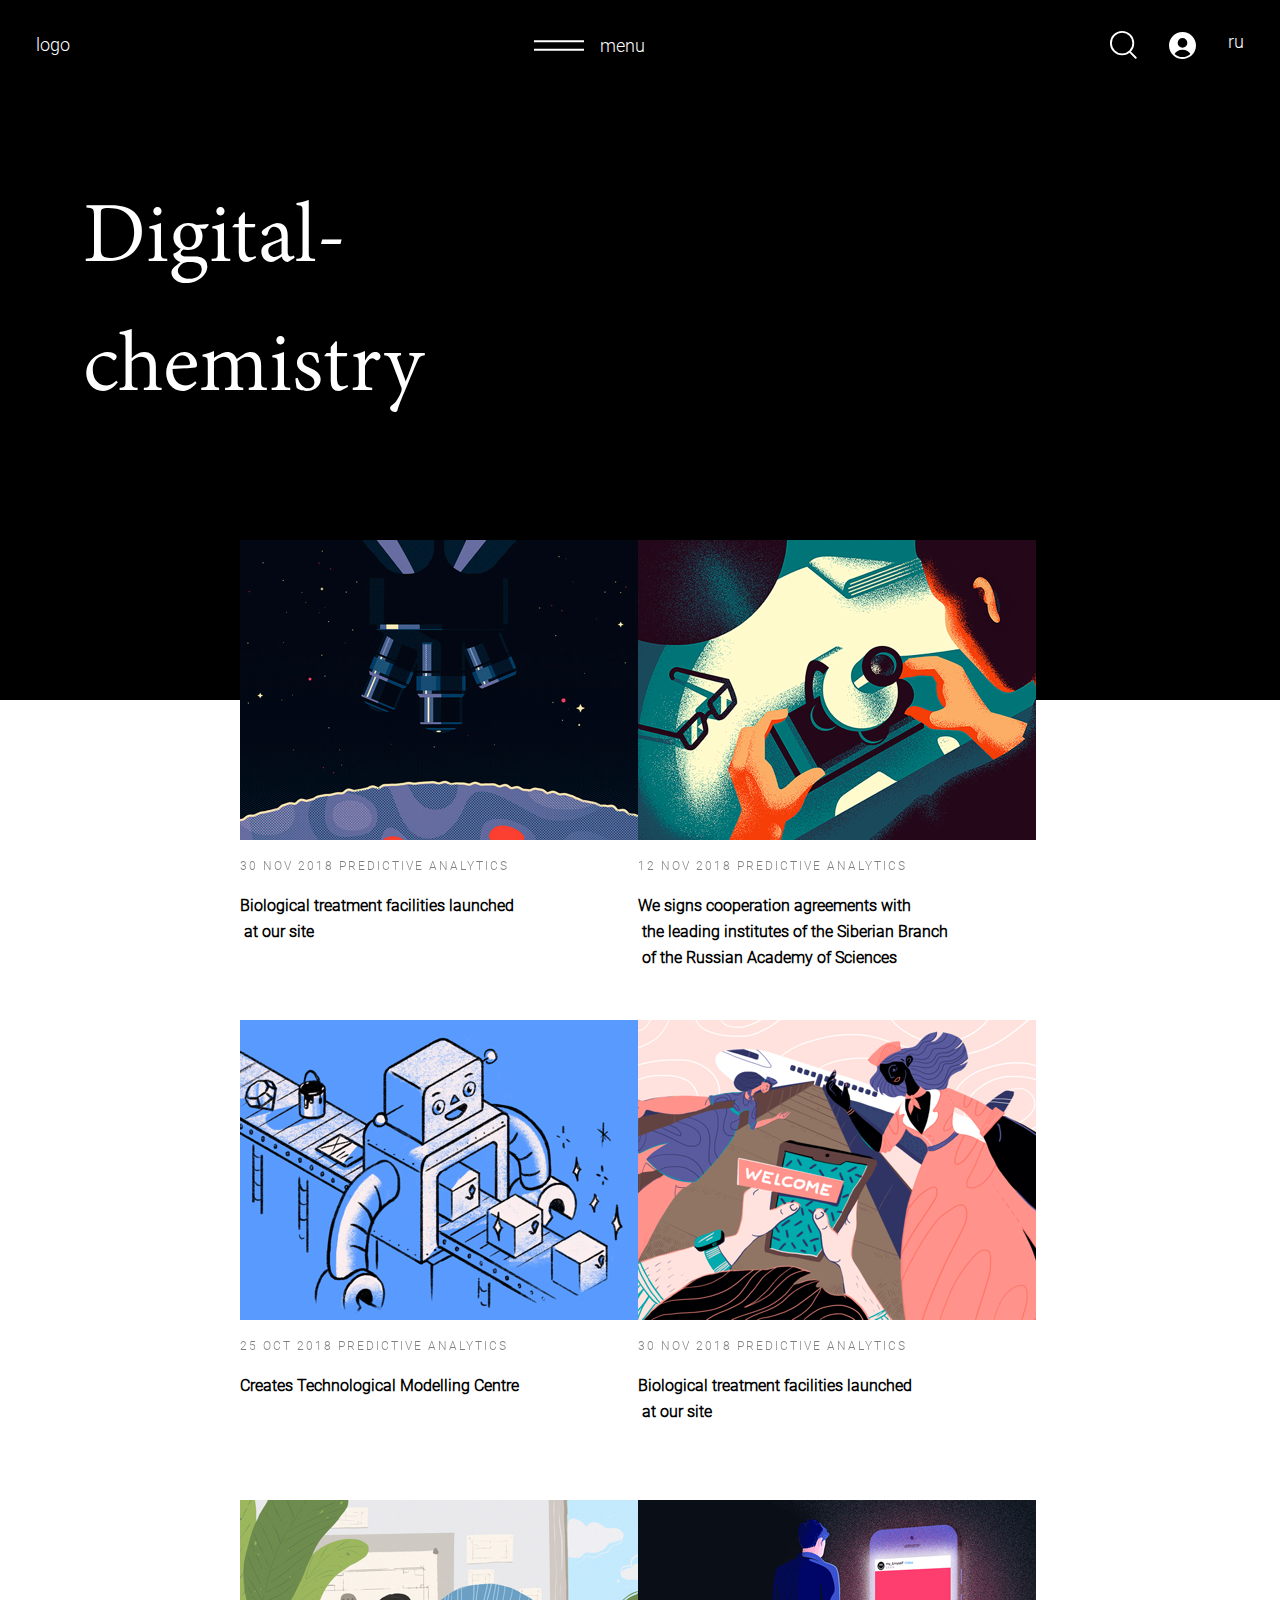
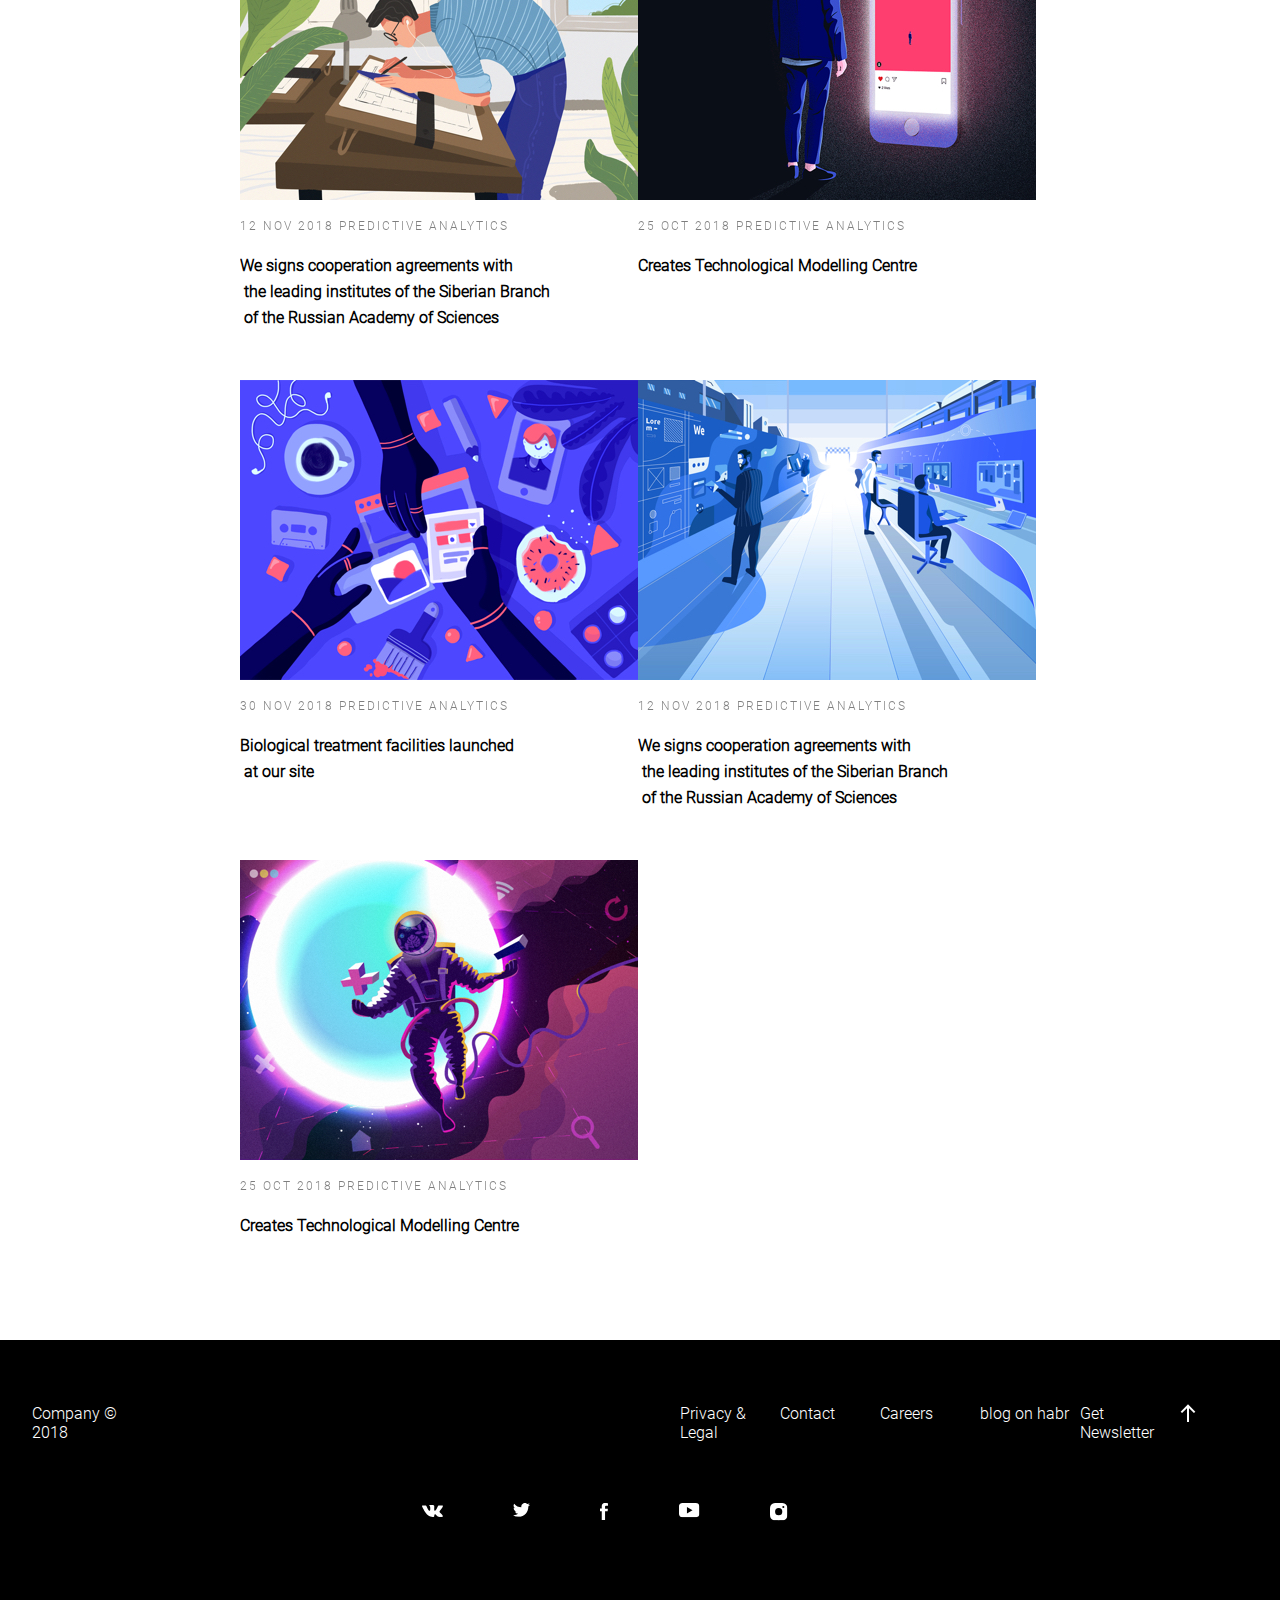
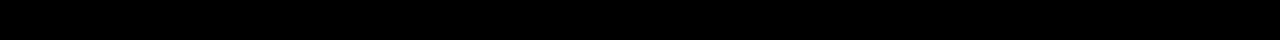
<file: index.html>
<!DOCTYPE html>
<html lang="en">
<head>
  <meta charset="UTF-8">
  <meta name="viewport" content="width=device-width, initial-scale=1.0">
  <meta http-equiv="X-UA-Compatible" content="ie=edge">
  <title>Document</title>
  <link rel="stylesheet" type="text/css" href="maincss.css" >
  <link href="https://fonts.googleapis.com/css?family=Open+Sans" rel="stylesheet">
  <link rel="stylesheet" href="media-queries.css">
</head>
<body>
  <header class="header">

      <div class="headermenu">
        <a class="mainlogo" href="#">
          logo
        </a>

          <div class="mainmenu ">
            <div class="mainmenuflex">
               <a href="#" >
                 <img src="img/menu.svg"  class="menuimg">
               </a>
               <a class="menutext" href="#">
                menu
              </a>
            </div>
          </div>

          <div class="menuicons">
            <div class="menuiconsflex">
            <a href="#"><img src="img/search.svg" class="search"></a>
            <a href="#"><img src="img/account.svg" class="account"></a>
            <a class="textru" href="#">
              ru
            </a>
          </div>
          </div>
        </div><!-- headermenu-->

        <div class="headerletters">
          <h1 class="Digital-chemistry">
            Digital-chemistry
          </h1>

          <div class="We-are-one-of-the-in">
            <div class="we-are-flex">
            <div class="Rectangle-4-Copy">
            </div>
            <p class="text-we-are">We are one of the industrial pioneers in <br>the field of
             digitalization. Innovative<br> knowledge, efficient interaction
              with<br> clients, best specialists and unique<br> experience.</p>
            </div>
              <div class="mission">
                mission
              </div>
          </div>
         </div>

  </header><!-- header -->

  <div class="maincontent">
    <div class="wrapper">
      <div class="cell cell-1 ">
        <a href="#">
          <img src="img/bitmap.jpg" alt="Картинки нет,но вы держитесь">
        </a>
        <div class="data-image ">
          30 NOV 2018 PREDICTIVE ANALYTICS </div>
        <div class="short-des">
          Biological treatment facilities launched<br> at our site
        </div>
      </div>

      <div class="cell cell-2 ">
        <a href="#">
          <img src="img/bitmap(1).jpg" alt="Картинки нет,но вы держитесь">
        </a>
          <div class="data-image">12 NOV 2018 PREDICTIVE ANALYTICS</div>
        <div class="short-des">
          We signs cooperation agreements with <br> the leading
          institutes of the Siberian Branch<br>
 of the Russian Academy of Sciences
        </div>
      </div>

      <div class="cell cell-3  ">
        <a href="#">
           <img src="img/bitmap(2).jpg" alt="Картинки нет,но вы держитесь">
        </a>
          <div class="data-image">25 OCT 2018 PREDICTIVE ANALYTICS</div>
           <div class="short-des">
             Creates Technological Modelling Centre
           </div>
        </div>

        <div class="cell">
          <a href="#">
             <img src="img/mask(5).jpg" alt="Картинки нет,но вы держитесь">
          </a>
          <div class="data-image ">
            30 NOV 2018 PREDICTIVE ANALYTICS </div>

          <div class="short-des">
            Biological treatment facilities launched<br> at our site
          </div>
        </div>

        <div class="cell">
          <a href="#">
             <img src="img/mask.jpg" alt="Картинки нет,но вы держитесь">
          </a>
            <div class="data-image">12 NOV 2018 PREDICTIVE ANALYTICS</div>
          <div class="short-des">
            We signs cooperation agreements with <br> the leading
            institutes of the Siberian Branch<br>
 of the Russian Academy of Sciences
          </div>
        </div>

        <div class="cell">
          <a href="#">
             <img src="img/mask(1).jpg" alt="Картинки нет,но вы держитесь">
          </a>
            <div class="data-image">25 OCT 2018 PREDICTIVE ANALYTICS</div>
             <div class="short-des">
               Creates Technological Modelling Centre<br>

             </div>
          </div>

          <div class="cell">
            <a href="#">
               <img src="img/mask(2).jpg" alt="Картинки нет,но вы держитесь">
            </a>
            <div class="data-image ">
              30 NOV 2018 PREDICTIVE ANALYTICS </div>

            <div class="short-des">
              Biological treatment facilities launched<br> at our site
            </div>
          </div>

          <div class="cell">
            <a href="#">
              <img src="img/mask(3).jpg" alt="Картинки нет,но вы держитесь">
            </a>
              <div class="data-image">12 NOV 2018 PREDICTIVE ANALYTICS</div>
            <div class="short-des">
              We signs cooperation agreements with <br> the leading
              institutes of the Siberian Branch<br>
 of the Russian Academy of Sciences
            </div>
          </div>

          <div class="cell ">
            <a href="#">
               <img src="img/mask(4).jpg" alt="Картинки нет,но вы держитесь">
            </a>
              <div class="data-image">25 OCT 2018 PREDICTIVE ANALYTICS</div>
               <div class="short-des">
                 Creates Technological Modelling Centre<br>

               </div>
            </div>
        </div><!-- wrapper-->


    </div><!-- maincontent-->
  <footer>
    <div class="footer">
      <div class="copyrightflex">
      <a href="#" class="copyright ">
        Company © 2018
      </a>

        <div class="contacts">
         <a href="#" class="privacy">
          Privacy & Legal
        </a>
          <a href="#" class="privacy">
           Contact
         </a>
           <a href="#" class="privacy">
            Careers
          </a>
            <a href="#" class="privacy">
             blog on habr
           </a>
             <a href="#" class="privacy">
              Get Newsletter
            </a>
              <a href="#" class="privacy">
                <img src="img/up-arrow.svg" class="up_arrow">
              </a>

         </div><!-- Contacts-->
       </div><!-- copyrightflex-->
       <div class="copyrightflex2">

         <div class="footer-icons">
           <a href="#" class="icon">
             <img src="img/vk.svg" class="vk">
           </a>
           <a href="#" class="icon">
             <img src="img/twitter.svg" class="twitter">
           </a>
           <a href="#" class="icon">
             <img src="img/facebook.svg" class="facebook">
           </a>
           <a href="#" class="icon">
             <img src="img/youtube.svg" class="youtube">
           </a>
           <a href="#" class="icon">
             <img src="img/inst.svg" class="inst">
           </a>
         </div>
       </div><!-- copyrightflex-->

       </div><!-- footer-->
  </footer>
</body>
</html>
</file>
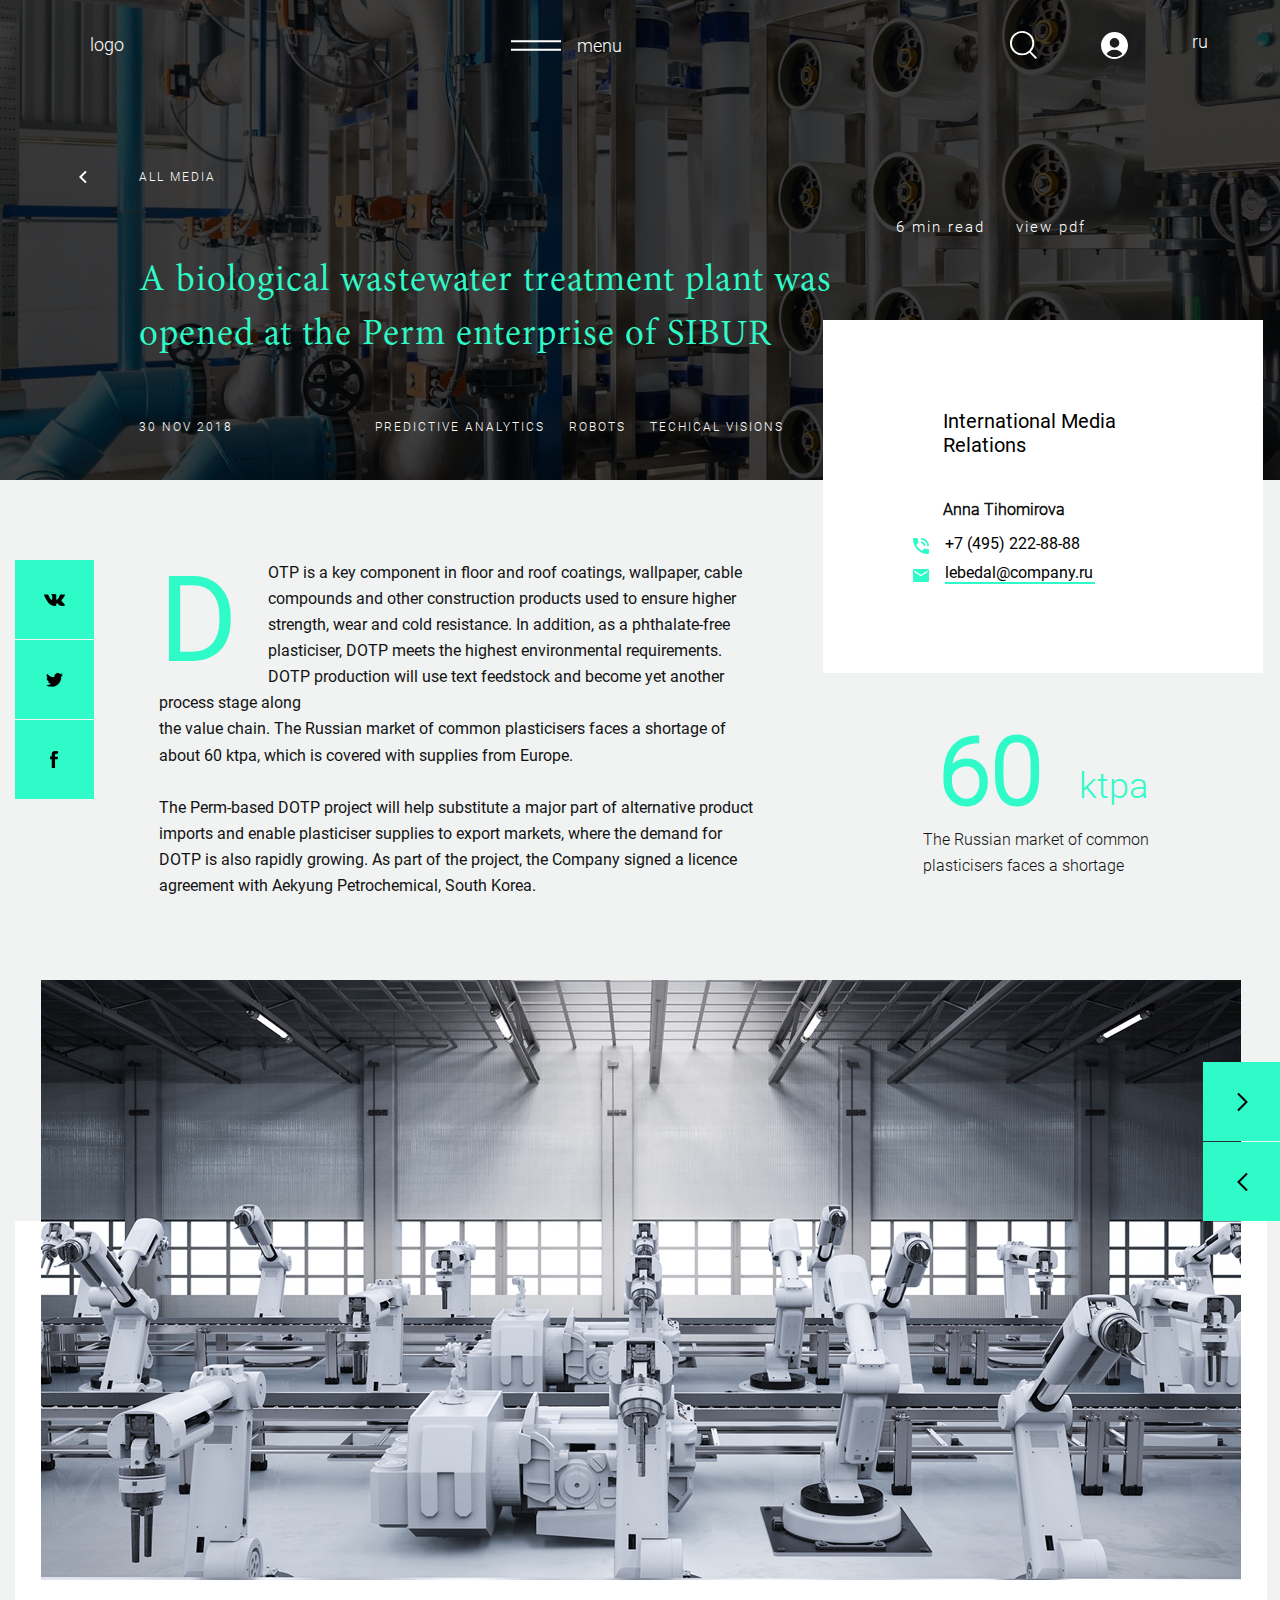
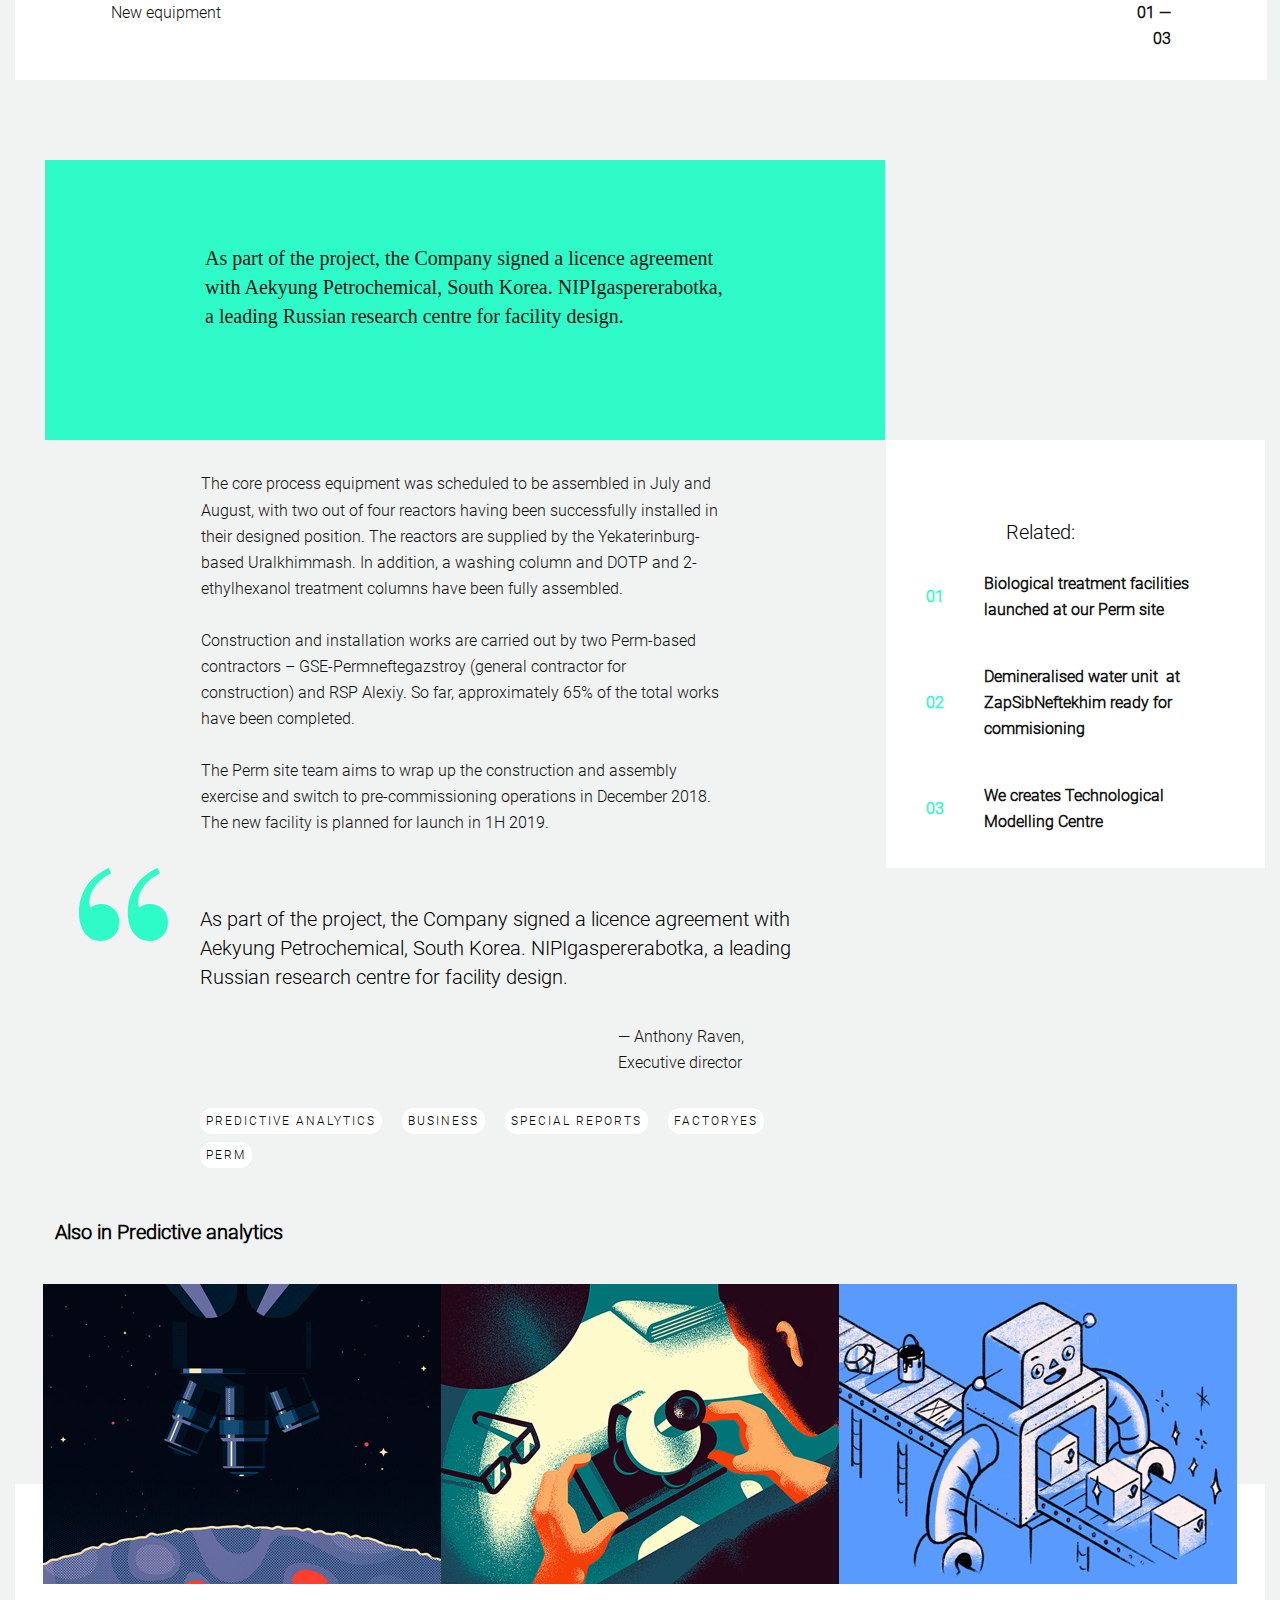
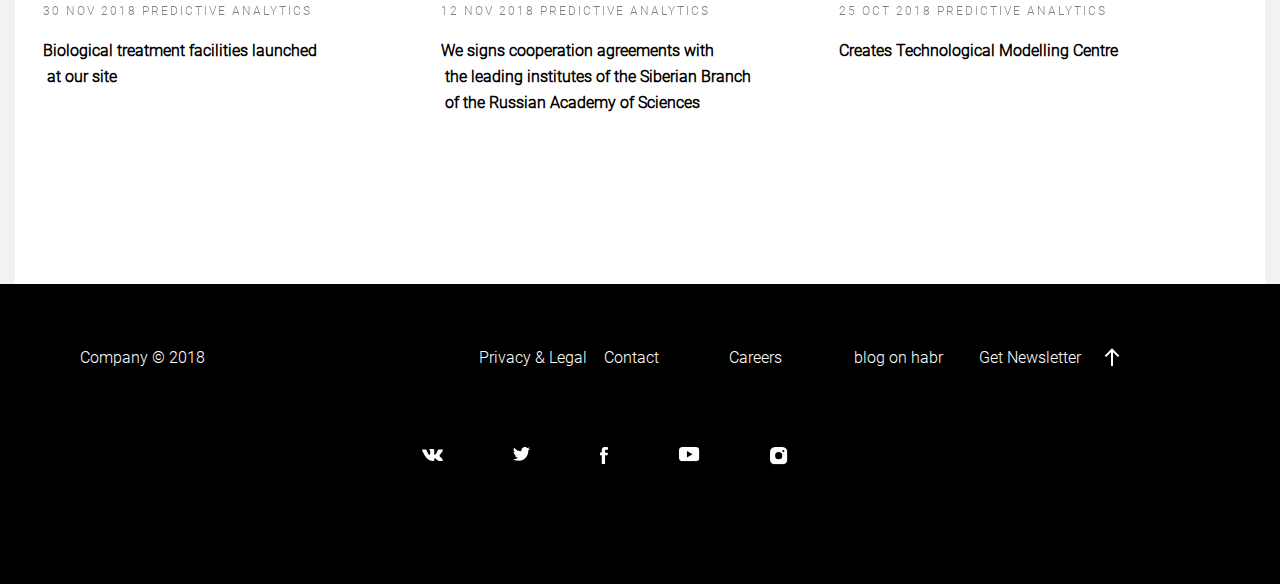
<file: article.html>
<!DOCTYPE html>
<html lang="en">

<head>
  <meta charset="UTF-8">
  <meta name="viewport" content="width=device-width, initial-scale=1.0">
  <meta http-equiv="X-UA-Compatible" content="ie=edge">
  <title>Document</title>
  <link rel="stylesheet" type="text/css" href="maincss.css">
  <link rel="stylesheet" type="text/css" href="article.css">
  <link href="https://fonts.googleapis.com/css?family=Open+Sans" rel="stylesheet">
</head>

<body>
  <header class="header">

    <div class="headermenu">
      <a class="mainlogo" href="#">
        logo
      </a>

      <div class="mainmenu ">
        <div class="mainmenuflex">
          <a href="#">
            <img src="img/menu.svg" class="menuimg">
          </a>
          <a class="menutext" href="#">
            menu
          </a>
        </div>
      </div>

      <div class="menuicons">
        <div class="menuiconsflex">
          <a href="#"><img src="img/search.svg" class="search"></a>
          <a href="#"><img src="img/account.svg" class="account"></a>
          <a class="textru" href="#">
            ru
          </a>
        </div>
      </div>
    </div><!-- headermenu-->


    <div class="headermedia ">
      <div class="wrapper-for-article">
        <a class="back-bottom" href="#">
          <img src="img/back.svg" class="back">
        </a>

        <div class="media">
          <div class="mediatitle">
            ALL MEDIA
          </div>
          <div class="mediacontent">
            A biological wastewater treatment plant was <br>
            opened at the Perm enterprise of SIBUR
          </div>
          <div class="desarticle">
            <div class="data-of-article ">
              30 NOV 2018
            </div>

            <div class="flex-right">
              <a class="characteristic" href="#">
                PREDICTIVE ANALYTICS
              </a>
              <a class="characteristic" href="#">
                ROBOTS
              </a>
              <a class="characteristic" href="#">
                TECHICAL VISIONS
              </a>
            </div><!-- flex-right-->
          </div>
        </div>
        <!--media -->
        <div class="readthis ">
          <div class="read ">
            6 min read
          </div>
          <a class="read" href="#">
            view pdf
          </a>
        </div>
      </div><!-- wrapper-->
    </div><!-- headermedia-->

  </header>
  <div class="post">
    <div class="wrapper-for-article">
      <div class="part1">

        <div class="icon-flex">
          <a href="#"  class="soc-icon">
            <img src="img/vk2.svg" class="vk">
          </a>

          <a href="#"  class="soc-icon">
            <img src="img/tw2.svg" class="twitter">
          </a>

          <a href="#"  class="soc-icon">
            <img src="img/fb.svg" class="fb">
          </a>
        </div>

        <div class="textpost">
          <div class="D">D</div>OTP is a key component in floor and roof coatings,
          wallpaper, cable compounds and other construction
          products used to ensure higher strength, wear and
          cold resistance. In addition, as a phthalate-free plasticiser,
          DOTP meets the highest environmental requirements.
          DOTP production will use text feedstock and become yet another process
          stage along <br>the value chain. The Russian market of common plasticisers
          faces a shortage of about 60 ktpa, which is covered with supplies from
          Europe.<br><br>

          The Perm-based DOTP project will help substitute a major part of
          alternative product imports and enable plasticiser supplies to export
          markets, where the demand for DOTP is also rapidly growing. As part of
          the project, the Company signed a licence agreement with Aekyung
          Petrochemical, South Korea.
        </div>

        <div class="wrapper-for-double">
        <div class="contact-block">
          <div class="wrapper-for-contact">
            <div class="title-contact">
              International Media Relations
            </div>
            <div class="des-name">
            <div class="name">
              Anna Tihomirova
            </div>
            <div class="callnumber">
              <div class="icon-call">
                <img src="img/call.svg" class="">
              </div>
              <a href="#" class="Number">+7 (495) 222-88-88</a>
            </div>
            <div class="callnumber">
              <div class="icon-mail">
                <img src="img/mail.svg" class="">
              </div>
              <a href="#" class="mail">lebedal@company.ru</a>
            </div>
          </div><!-- des-name-->
        </div><!-- wrapper-for-contact -->
        </div>

        <div class="rus_market">
          <div class="a60-ktpa">
            <div class="a60">60</div>
            <div class="ktpa">ktpa</div>
         </div>
          <div class="des_rus_market">The Russian market of common plasticisers faces a shortage</div>

        </div>
      </div><!-- wrapper-for-double-->
      </div><!-- part1-->

      <div class="part2">
          <div class="icon-block icon-block-pos">
            <a href="#" class="soc-icon">
              <img src="img/rectangle-14.svg" class="Rectangle-14">
            </a>

            <a href="#" class="soc-icon">
              <img src="img/rectangle-14-copy.svg" class="Rectangle-14-Copy">
            </a>
          </div>
        <div class="img-block-flex">
          <div class="img-block">
            <img src="img/bitmap(3).jpg">
          </div>
        </div>

        <div class="footer-part-2">
          <div class="footer-part-2-flex">
            <div class="New-equipment">
              New equipment
            </div>
            <div class="p-equipment">
              01 — <br>
              03
            </div>
          </div>
        </div>
      </div><!--part2 -->
      <div class="part3">
        <div class="wrapper-for-part-3-text">
          <div class="text-about-com">
            <p class="real-text">As part of the project, the Company signed
              a licence agreement with Aekyung Petrochemical,
              South Korea. NIPIgaspererabotka, a leading Russian
              research centre for facility design.
            </p>
          </div>
        </div> <!-- wrapper-for-part-3-text-->

        <div class="wrapper-for-part-3-text">
        <div class="text-about-smth">
          <div class="another-text">
            <div class="another-text-flex">
            The core process equipment was scheduled to be
            assembled in July and August, with two out of
            four reactors having been successfully installed
            in their designed position. The reactors are
            supplied by the Yekaterinburg-based Uralkhimmash.
            In addition, a washing column and DOTP and 2-ethylhexanol
            treatment columns have been fully assembled.<br><br>

            Construction and installation works are carried
            out by two Perm-based contractors – GSE-Permneftegazstroy
            (general contractor for construction) and RSP Alexiy.
            So far, approximately 65% of the total works have been
            completed.<br><br>

            The Perm site team aims to wrap up the construction
            and assembly exercise and switch to pre-commissioning
            operations in December 2018. The new facility is planned
            for launch in 1H 2019.
          </div>
          </div>

          <div class="Related">
            <div class="rel-title rel">
              Related:
            </div>
            <div class="rel-block">
              <div class="rel">
                <div class="rel-num">01</div>
                <a href="#" class="rel-text">Biological treatment
                  facilities launched at our Perm site
                </a>
              </div>
              <div class="rel">
                <div class="rel-num">02</div>
                <a href="#" class="rel-text"> Demineralised water unit
 at ZapSibNeftekhim ready for commisioning
                </a>
              </div>
              <div class="rel">
                <div class="rel-num">03</div>
                <a href="#" class="rel-text"> We creates Technological Modelling Centre</a>
              </div>

            </div>
          </div><!-- Related-->
        </div><!-- text-about-smth-->
        </div><!-- wrapper-for-part-3-text-->
        <div class="wrapper-for-part-3-quote">
        <div class="img-qoute">
          <img src="img/invalid-name.svg" class="layer">
        </div>
        <div class="quote">
          <div class="quote-flex">
          As part of the project, the Company
          signed a licence agreement with Aekyung
          Petrochemical, South Korea. NIPIgaspererabotka,
          a leading Russian research centre for facility design.

        <div class="quote-person">
          <div class="quote-person-flex">— Anthony Raven,<br>
          Executive director
          </div>
        </div>
        <div class="tags-block">
          <a href="#" class="tags">
            <p>PREDICTIVE ANALYTICS</p>
          </a>
          <a href="#" class="tags">
            <p>BUSINESS</p>
          </a>
          <a href="#" class="tags">
            <p>SPECIAL REPORTS</p>
          </a>
          <a href="#" class="tags">
            <p>FACTORYES</p>
          </a>
          <a href="#" class="tags">
            <p>PERM</p>
          </a>
        </div>
      </div>
    </div>
      </div><!--wrapper-for-part-3-text -->

      </div><!-- part3-->
      <div class="wrapper-title-for-block-3">
        <div class="title-for-block-3">
          Also in Predictive analytics
        </div>
      </div>
      <div class="wrapper-for-article-block-3">
        <div class="wrapper-for-article-block-3-inner">
        <div class="cell cell-1 ">
          <a href="#">
            <img src="img/bitmap.jpg" alt="Картинки нет,но вы держитесь">
          </a>
          <div class="data-image ">
            30 NOV 2018 PREDICTIVE ANALYTICS </div>
          <div class="short-des">
            Biological treatment facilities launched<br> at our site
          </div>
        </div>

        <div class="cell cell-2 ">
          <a href="#">
            <img src="img/bitmap(1).jpg" alt="Картинки нет,но вы держитесь">
          </a>
            <div class="data-image">12 NOV 2018 PREDICTIVE ANALYTICS</div>
          <div class="short-des">
            We signs cooperation agreements with <br> the leading
            institutes of the Siberian Branch<br>
 of the Russian Academy of Sciences
          </div>
        </div>

        <div class="cell cell-3  ">
          <a href="#">
             <img src="img/bitmap(2).jpg" alt="Картинки нет,но вы держитесь">
          </a>
            <div class="data-image">25 OCT 2018 PREDICTIVE ANALYTICS</div>
             <div class="short-des">
               Creates Technological Modelling Centre
             </div>
          </div>
    </div><!-- wrapper-for-article-block-3-inner-->
    </div><!-- wrapper-for-article-block-3-->
    </div><!-- wrapper-for-article-->
  </div><!-- post-->
  <footer>
    <div class="footer">
      <div class="copyrightflex">
        <a href="#" class="copyright ">
          Company © 2018
        </a>

        <div class="contacts">
          <a href="#" class="privacy">
            Privacy & Legal
          </a>
          <a href="#" class="privacy">
            Contact
          </a>
          <a href="#" class="privacy">
            Careers
          </a>
          <a href="#" class="privacy">
            blog on habr
          </a>
          <a href="#" class="privacy">
            Get Newsletter
          </a>
          <a href="#" class="privacy">
            <img src="img/up-arrow.svg" class="up_arrow">
          </a>

        </div><!-- Contacts-->
      </div><!-- copyrightflex-->
      <div class="copyrightflex2">

        <div class="footer-icons">
          <a href="#" class="icon">
            <img src="img/vk.svg" class="vk">
          </a>
          <a href="#" class="icon">
            <img src="img/twitter.svg" class="twitter">
          </a>
          <a href="#" class="icon">
            <img src="img/facebook.svg" class="facebook">
          </a>
          <a href="#" class="icon">
            <img src="img/youtube.svg" class="youtube">
          </a>
          <a href="#" class="icon">
            <img src="img/inst.svg" class="inst">
          </a>
        </div>
      </div><!-- copyrightflex-->

    </div><!-- footer-->
  </footer>
</body>

</html>
</file>
<file: maincss.css>
body{
  display: flex;
  flex-direction: column;
  padding:0;
  margin:0;
  overflow-x: hidden;
}
h1,
h2,
h3,
h4,
h5,
h6 {
  color: inherit;
  font-size: 1em;
  line-height: inherit;
  margin: 0;
  padding: 0;
  vertical-align: baseline;
}
a{
  text-decoration:none;
}
a:hover{
  color: #808080;
}
.header{
  width: 100%;
  height: 700px;
  background-color: #000000;
}
/*.block{
  display:inline-block;
  vertical-align:middle;
}*/
/*1 часть хидера*/
.mainmenu{
  width:;
  display:flex;
  justify-content: center;
  margin:auto;

}
.mainlogo {
  width: ;
  display:flex;
  margin-left: 5em;
  height: 100%;/*21px*/
  font-family: Roboto;
  font-size: 18px;
  font-weight: 500;
  font-style: normal;
  font-stretch: normal;
  letter-spacing: normal;
  line-height: 90px;
  color: #ffffff;
  text-align:center;
  vertical-align:middle;
}

.mainmenuflex{
  width:20%;
  display:flex;
  justify-content: center;
}
.menuimg {
  width: 50px;
  height: 100%;/*10px*/
  object-fit: contain;
  margin-right:1em;
}
.menutext{
  width: 46px;
  height: 100%;/*21px*/
  font-family: Roboto;
  font-size: 18px;
  font-weight: 500;
  font-style: normal;
  font-stretch: normal;
  line-height: normal;
  letter-spacing: normal;
  color: #ffffff;
  vertical-align: middle;

}
.search{
  width: 27px;
  height: 100%;/*28px*/
  object-fit: contain;
  margin-right: 4em;
}
.textru{
  width: 17px;
  height: 100%;/*21px*/
  font-family: Roboto;
  font-size: 18px;
  font-weight: 500;
  font-style: normal;
  font-stretch: normal;
  line-height: normal;
  letter-spacing: normal;
  color: #ffffff;
  margin-right:4em;
  vertical-align: middle;
  margin-top:1.7em;
}
.headermenu{
  height:90px;
  display:flex;
  justify-content: flex-start;
  margin:auto;
}
.account {
  width: 27px;
  height: 100%;/*28px*/
  object-fit: contain;
  margin-right: 4em;
}
.menuicons{
  display:flex;
  justify-content: flex-end;
}
.menuiconsflex{
  width: 20%;
  display: flex;
  justify-content: flex-end;
}
/*2 часть хидера*/
.headerletters{
  padding-top:5em;
  display: flex;
  justify-content: flex-start;
}
.Digital-chemistry {
  width: 472px;
  height: 226px;
  font-family: AdobeThai;
  font-size: 104px;
  font-weight: normal;
  font-style: normal;
  font-stretch: normal;
  line-height: normal;
  letter-spacing: normal;
  color: #ffffff;
  margin-left:0.8em;
}
.we-are-flex{
  display: flex;
  justify-content: flex-end;
  width:100%;
  margin-top:2em;
}
.We-are-one-of-the-in{
  display: flex;
  justify-content: flex-end;
  width: ;
  max-height: 350px;
  font-family: AdobeThai;
  font-size: 25px;
  font-weight: normal;
  font-style: normal;
  font-stretch: normal;
  line-height: 1.45;
  letter-spacing: normal;
  color: #2ffbc8;
  width:100%;
}
.text-we-are{
  overflow: hidden;
}
.Rectangle-4-Copy {
  width: 80px;
  height: 1px;
  background-color: #2ffbc8;
  margin-left:40%;
  vertical-align:top;
  margin-top:1.6em;
  margin-right:2em;
}
.mission {
  width: ;
  height: 113px;
  opacity: 0.1;
  font-family: AdobeThai;
  font-size: 104px;
  font-weight: normal;
  font-style: normal;
  font-stretch: normal;
  line-height: normal;
  letter-spacing: normal;
  color: #ffffff;
  position:relative;
  top:1.5em;
  right:  5em;

}
/********* начало качественного контента**********/
.maincontent{
  display: flex;
  justify-content: center;
  flex-direction:column;
}
.wrapper {
  display: flex;
  justify-content: ;
  width:1250px;
  height:1500px;
  margin-left:auto;
  margin-right:auto;
  padding:0;
  flex-wrap:wrap;
}
.cell-1,
.cell-2,
.cell-3 {
  margin-top:-10em;
}
.cell{
  height:30em;
  margin-bottom:0px;
}
.data-image{
  width: 100%;
  height: 34px;
  opacity: 0.5;
  font-family: Roboto;
  font-size: 12px;
  font-weight: 500;
  font-style: normal;
  font-stretch: normal;
  line-height: normal;
  letter-spacing: 2px;
  color: #000000;
  margin-top:15px;
}
.short-des {
  width: 360px;
  height: 82px;
  font-family: Roboto;
  font-size: 16px;
  font-weight: bold;
  font-style: normal;
  font-stretch: normal;
  line-height: 1.63;
  letter-spacing: normal;
  color: var(--black);
  overflow:hidden;
}
/******* footer ********/

.footer{
  width: 100%;
  height: 300px;
  background-color: #000000;
}
.privacy,
.copyright {
  width: 125px;
  height: 19px;
  font-family: Roboto;
  font-size: 16px;
  font-weight: 500;
  font-style: normal;
  font-stretch: normal;
  line-height: normal;
  letter-spacing: normal;
  color: #ffffff;

}
.copyrightflex{
  width:100%;
  display: flex;
  justify-content: flex-start;
}
.copyrightflex2{
  width:100%;
  display: flex;
  justify-content:center;
}
.copyright{
  margin-left:5em;
  margin-top:4em;
}
.contacts{
  display:flex;
  justify-content: flex-end;
  width:80%;
  margin-top:4em;
}
.footer-icons{
  width:100%;
  display:flex;
  justify-content: center;
  margin-top:5em;
}
.icon{
  margin-right:70px;
}







@font-face {
    font-family: AdobeThai; /* Гарнитура шрифта */
    src: url(fonts/AdobeThai-Regular.otf); /* Путь к файлу со шрифтом */
   }
@font-face {
    font-family: Roboto; /* Гарнитура шрифта */
    src: url(fonts/Roboto-Light.ttf); /* Путь к файлу со шрифтом */
      }
@font-face {
    font-family: RobotoNorm; /* Гарнитура шрифта */
    src: url(fonts/Roboto-Regular.ttf); /* Путь к файлу со шрифтом */
            }
@font-face {
    font-family: CSTMXPRMNTL01; /* Гарнитура шрифта */
    src: url(fonts/CSTMXPRMNTL01.otf); /* Путь к файлу со шрифтом */
                        }
@font-face {
    font-family: RobotoBold; /* Гарнитура шрифта */
    src: url(fonts/Roboto-bold.ttf); /* Путь к файлу со шрифтом */
                        }
</file>
<file: media-queries.css>
@media (max-width:1280px) {
  .mainlogo {
    margin-left: 2em;
  }
  .textru{
    margin-right: 2em;
  }
  .search{
    margin-right: 2em;
  }
  .account {
    margin-right: 2em;
  }
  .text-we-are{
    display: none;
  }
  .Rectangle-4-Copy {
    display: none;
  }
  .mission {
    display:none;
  }
   .wrapper{
     max-width: 800px;
     height:100%;
   }
   .cell-1,
   .cell-2{
     margin-top:-10em;
   }
   .cell-3{
     margin-top:0;
   }
   .copyright{
     margin-left:2em;
     margin-right:20px;
   }
   .contacts{
     width:100%;
     margin-right:0;
     margin-left:0;
   }
   .privacy{
     width:100px;
   }
}
@media (max-width:820px) {

  .mainlogo {
    margin-left: 0.5em;
  }
  .textru{
    margin-right: 0.5em;
  }
  .search{
    margin-right: 0.5em;
  }
  .account {
    margin-right: 0.5em;
  }
  .Digital-chemistry{
    width: 400px;
    font-size: 84px;
    margin-left:0.5em;
  }
  .text-we-are{
    display: none;
  }
  .Rectangle-4-Copy {
    display: none;
  }
  .mission {
    display:none;
  }
   .wrapper{
     max-width: 400px;
     height:100%;
   }
   .cell-1{
     margin-top:-10em;
   }
   .cell-2,
   .cell-3{
     margin-top:0;
   }
   .copyright{
     margin-left:0.5em;
     margin-right:0.5em;
   }
   .contacts{
     width:100%;
     margin-right:0;
     margin-left:0;
   }
   .privacy{
     width:100px;
   }
   .icon{
     margin-right:2em;
   }

}
</file>
<file: article.css>
a{
  color:#000;
  text-decoration: none;
}

.header{
  background-image: url(img/bg-img.jpg);
  background-color: rgba(0, 0, 0, 0.75);
  height:480px;
}
.headermedia{
  height:390px;
  display:flex;
  justify-content: flex-start;
}
.wrapper-for-article {
  display: flex;
  width:1250px;
  height:100%;
  margin-left:auto;
  margin-right:auto;
  padding:0;
  flex-wrap:wrap;
  /*border:2px solid gray;*/
}
.back-bottom{
  height:300px;
  width:60px;
  padding-left:4em;
  margin-top:5em;
}
.media{
  margin-top:5em;
}
.mediatitle{
  font-family: Roboto;
  font-size: 12px;
  font-weight: 500;
  font-style: normal;
  font-stretch: normal;
  line-height: normal;
  letter-spacing: 2px;
  color: #ffffff;
}
.mediacontent{
  margin-top:1.5em;
  font-family: AdobeThai;
  font-size: 45px;
  font-weight: normal;
  font-style: normal;
  font-stretch: normal;
  line-height: normal;
  letter-spacing: normal;
  color: #2ffbc8;
  letter-spacing: 1px;
  line-height: 1.2;
}
.readthis{
  height:200px;
  weight:200px;
  display:flex;
  justify-content: flex-start;
  margin-top:8em;
  margin-left:4em;
}
.read{
  width:120px;
  font-family: Roboto;
  font-size: 15px;
  font-weight: 500;
  font-style: normal;
  font-stretch: normal;
  line-height: normal;
  letter-spacing: 2px;
  color: #ffffff;
}
.desarticle{
  display: flex;
  font-family: Roboto;
  font-size: 12px;
  font-weight: 500;
  font-style: normal;
  font-stretch: normal;
  line-height: normal;
  letter-spacing: 2px;
  color: #ffffff;
  margin-top:5em;
}
.flex-right{
  display: flex;
  justify-content: flex-end;
  width:100%;
  margin-right:2em;

}
.data-of-article{
  margin-left:;
    width:120px;
}
.characteristic{
  margin-right:2em;
    color:#fff;
}
/*header*/
.post{
  height:auto;/*что то тут не чисто*/
  background-color: #f1f2f2;
}
.part1{
  height:500px;
  display: flex;
  width:inner;
}
.icon-flex{
  display: flex;
  flex-direction: column;
  width:80px;
  margin-right:0;
  margin-top:5em;
}
.soc-icon{
  width: 79px;
  height: 79px;
  background-color: #2ffbc8;
  justify-content: center;
  margin-bottom:1px;
  display:flex;
  align-items: center;

}
div.soc-icon img{
  margin-top:40%;
  margin-bottom:auto;

}
.textpost{
  width:600px;
  margin-top:5em;
  margin-left:4em;
  font-family: RobotoNorm;
  font-size: 16px;
  font-weight: normal;
  font-style: normal;
  font-stretch: normal;
  line-height: 1.63;
  letter-spacing: normal;
  color: #121212;
}
.D{
  float:left;
  font-family: RobotoNorm;
  font-size: 120px;
  font-weight: normal;
  font-style: normal;
  font-stretch: normal;
  line-height: normal;
  letter-spacing: normal;
  color: #2ffbc8;
  margin-bottom:0px;
  margin-right:30px;
  margin-top:-10px;
}
.wrapper-for-double{
  display:flex;
  flex-direction: column;
  height:710px;
  width:440px;
  margin-left:4em;
  margin-top:-10em;
}
.contact-block{
  display:flex;
  flex-direction: column;
  justify-content: center;
  align-items: center;
  width: 440px;
  height: 353px;
  background-color: #ffffff;
}
.title-contact{
  text-align: center;
  margin-top:;
  font-size: 20px;
  font-weight: normal;
  font-style: normal;
  font-stretch: normal;
  line-height: normal;
  letter-spacing: normal;
  color: #000000;
  text-align: left;
  font-family: RobotoNorm;
}
.name{
  text-align: center;
  font-family: Roboto;
 font-size: 16px;
 font-weight: bold;
 font-style: normal;
 font-stretch: normal;
 line-height: 1.63;
 letter-spacing: normal;
 color: #121212;
 margin-top:40px;
 text-align: left;
 margin-bottom:10px;
}
.wrapper-for-contact{
  width:200px;

}
.Number{
  margin-bottom:10px;
}
.callnumber{
  font-family: RobotoNorm;
  Margin-left:0px;
  display:flex
}
.Name,
.Number,
.mail{
  display:flex;
  justify-content: flex-start;
  align-items:flex-end;
  margin-left:-14px;
}
.des-name{
  display:flex;
  flex-direction: column;
  justify-content: flex-start;
}
.icon-call{
  position:relative;
  left:-30px;
  height:auto;
  top:4px;
}
.icon-mail{
  position:relative;
  left:-30px;
  height:auto;
  top:4px;
}
.Number{
  margin-top:0px;
}
.mail{
  margin-top:0px;
   border-bottom: 2px solid #2ffbc8;
   width:150px
}
.rus_market{
  width: 440px;
  height: 250px;
  display:flex;
  flex-direction: column;
  justify-content: center;
  align-items: center;

}
.a60-ktpa{
  display:flex;
}
.a60{
  font-family: Roboto;
  font-size: 94px;
  font-weight: bold;
  font-style: normal;
  font-stretch: normal;
  line-height: normal;
  letter-spacing: normal;
  color: #2ffbc8;
}
.ktpa{
  vertical-align: bottom;
  display: flex;
  align-items: flex-end;
  font-family: Roboto;
  font-size: 36px;
  font-weight: normal;
  font-style: normal;
  font-stretch: normal;
  line-height: normal;
  letter-spacing: normal;
  color: #2ffbc8;
  margin-bottom:20px;
  margin-left:1em;
}
.des_rus_market{
  font-family: Roboto;
  font-size: 16px;
  font-weight: normal;
  font-style: normal;
  font-stretch: normal;
  line-height: 1.63;
  letter-spacing: normal;
  color: #121212;
  width:240px;

}
/*end of 1 part*/
.part2{
  display:flex;
  flex-direction: column;
  height:700px;
  background: linear-gradient(to bottom, #f1f2f2 34.5%, #ffffff 34.5%);
  text-align:center;
}
.img-block-flex{
  width:1252px;
  display: flex;
  justify-content: center;
  margin-top:-10em;
}

.icon-block-pos{
  position:relative;
  left:1188px;
  top:82px;
}
.footer-part-2-flex{
  display: flex;
  justify-content: space-between;
  margin:1em 6em;
}
.New-equipment{
  font-family: Roboto;
  font-size: 16px;
  font-weight: normal;
  font-style: normal;
  font-stretch: normal;
  line-height: 1.63;
  letter-spacing: normal;
  color: #121212;
  margin-left:0px;
}
.p-equipment{
  font-family: Roboto;
  font-size: 16px;
  font-weight: bold;
  font-style: normal;
  font-stretch: normal;
  line-height: 1.63;
  letter-spacing: normal;
  text-align: right;
  color: #121212;
  padding-left:850px;
}
/*part 2*/
.part3{
  height:1140px;
  display:flex;
  flex-direction: column;
  width:inherit;
}

.text-about-com{
  width: 840px;
 height: 280px;
 background-color: #2ffbc8;
 font-size: 20px;
  font-weight: 500;
  font-style: normal;
  font-stretch: normal;
  line-height: 1.45;
  letter-spacing: normal;
  color: #121212;
  margin-top:4em;
  margin-left:1.5em;
  text-align: center;
  display: flex;
  justify-content: center;
  align-items: center;

}
.real-text{
  text-align: left;
  width:520px;
  height:113px;

}
.text-about-smth{
  width: inherit;
  display: flex;

}
.another-text{
  width: 1020px;
  margin-left:2em;
  margin-top:;
  font-family: Roboto;
  font-size: 16px;
  font-weight: normal;
  font-style: normal;
  font-stretch: normal;
  line-height: 1.63;
  letter-spacing: normal;
  color: #121212;
  display:flex;
  justify-content: center;
  align-items: center;
}
.another-text-flex{
  width:520px;
  margin-left:1.5em;
}
.another-text{

}

.Related{
  width:481px;
  height:428px;
  background-color: #ffffff;
  margin-left:35px;
}
.rel-title{
  margin-left:120px;
  margin-top:80px;
  font-family: Roboto;
  font-size: 20px;
  font-weight: normal;
  font-style: normal;
  font-stretch: normal;
  line-height: normal;
  letter-spacing: normal;
  color: #000000;
}
.rel-text{
  width:240px;
  font-family: Roboto;
  font-size: 16px;
  font-weight: bold;
  font-style: normal;
  font-stretch: normal;
  line-height: 1.63;
  letter-spacing: normal;
  color: #121212;
  display: flex;
  align-items: center;

}
.rel-num{
  padding:10px;
  margin-left:30px;
  margin:30px;
  font-family: Roboto;
  font-size: 16px;
  font-weight: bold;
  font-style: normal;
  font-stretch: normal;
  line-height: 1.63;
  letter-spacing: normal;
  color: #2ffbc8;
}
.rel-block{
  height:300px;
  display:flex;
  flex-direction: column;
}
.rel{
  display:flex;
}
.wrapper-for-part-3-qoute{
  height:400px;
  display:flex;
  flex-direction: column;
}
.img-qoute{
  position:relative;
  top:0px;
  left:4em;
}
.quote{
  font-family: Roboto;
  font-size: 20px;
  font-weight: normal;
  font-style: normal;
  font-stretch: normal;
  line-height: 1.45;
  letter-spacing: normal;
  color: #000000;

  display:flex;
  justify-content: center;
  align-items: center;
  width: 930px;
  margin-left:2em;
  margin-top:-2em;
  display:flex;
  justify-content: center;
  align-items: center;
}
.quote-flex{
  width:640px;
}

.quote-person{
  font-family: Roboto;
  font-size: 16px;
  font-weight: normal;
  font-style: normal;
  font-stretch: normal;
  line-height: 1.63;
  letter-spacing: normal;
  color: #121212;
  margin-top:2em;
}
.quote-person-flex{
  display: flex;
  justify-content: flex-end;
  margin-right:6em;
}
.tags-block{
  margin-left:0px;
  margin-top:1em;
  display: flex;
  flex-wrap: wrap;
}
.tags{
  height: 14px;

  text-align: center;
  margin-right:1em;
  margin-bottom:1em;

}
.tags p{
  font-family: Roboto;
  font-size: 12px;
  font-weight: 500;
  font-style: normal;
  font-stretch: normal;
  line-height: normal;
  letter-spacing: 2px;
  color: #000000;
  border-radius: 12px;
  background-color: #ffffff;
  padding:6px

}
/*part 3*/
.wrapper-title-for-block-3{
  font-family: Roboto;
  font-size: 20px;
  font-weight: bold;
  font-style: normal;
  font-stretch: normal;
  line-height: normal;
  letter-spacing: normal;
  color: #000000;
  margin-left:2em;
}
.wrapper-for-article-block-3{
  display: flex;
  justify-content:center ;
  width:1250px;
  font-family: Roboto;
  font-size: 20px;
  font-weight: normal;
  font-style: normal;
  font-stretch: normal;
  line-height: normal;
  letter-spacing: normal;
  color: #000000;
  margin-top:12em;
  background-color:#FFF;
}
.wrapper-for-article-block-3-inner{
  width:1200px;
  display: flex;
  justify-content:center ;
  margin-left:auto;
  margin-right:auto;
  flex-wrap:wrap;
}
.wrapper-title-for-block-3{
  display: flex;
  width:930px;
}

.footer-ends{

}
</file>
